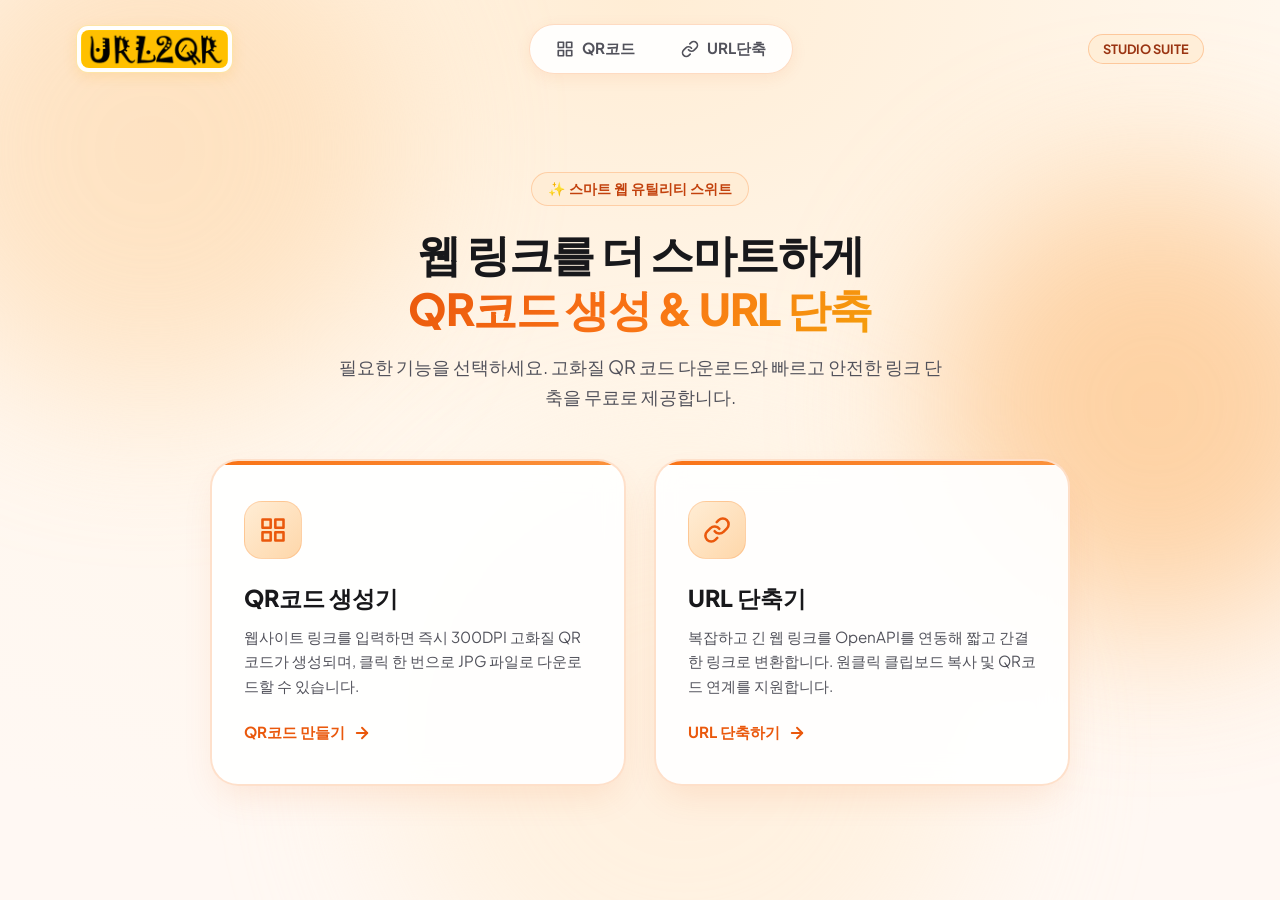
<file: index.html>
<!DOCTYPE html>
<html lang="ko">
<head>
  <meta charset="UTF-8">
  <meta name="viewport" content="width=device-width, initial-scale=1.0">
  <title>QR & URL Studio - QR코드 생성 및 URL 단축 통합 서비스</title>
  <meta name="description" content="고화질 QR코드 생성과 무료 OpenAPI URL 단축 기능을 제공하는 통합 웹 애플리케이션">
  <link rel="preconnect" href="https://fonts.googleapis.com">
  <link rel="preconnect" href="https://fonts.gstatic.com" crossorigin>
  <link href="https://fonts.googleapis.com/css2?family=Plus+Jakarta+Sans:wght@400;500;600;700;800&family=Pretendard:wght@400;500;600;700;800&display=swap" rel="stylesheet">
  <style>
    :root {
      --primary: #f97316;
      --primary-hover: #ea580c;
      --bg-main: #fff8f3;
      --text-main: #18181b;
      --text-secondary: #52525b;
      --font-family: 'Pretendard', 'Plus Jakarta Sans', -apple-system, BlinkMacSystemFont, "Segoe UI", Roboto, sans-serif;
    }
    *, *::before, *::after {
      box-sizing: border-box;
      margin: 0;
      padding: 0;
    }
    body {
      font-family: var(--font-family);
      background-color: var(--bg-main);
      color: var(--text-main);
      min-height: 100vh;
      display: flex;
      flex-direction: column;
      position: relative;
      overflow-x: hidden;
    }
    /* Animated Aurora Background */
    .bg-mesh {
      position: fixed;
      inset: 0;
      z-index: 0;
      pointer-events: none;
      background: radial-gradient(100% 100% at 50% 0%, #ffedd5 0%, #fff7ed 50%, #fff8f3 100%);
    }
    .orb {
      position: absolute;
      border-radius: 50%;
      filter: blur(80px);
      opacity: 0.6;
    }
    .orb-1 { width: 500px; height: 500px; top: -100px; left: -100px; background: #fed7aa; }
    .orb-2 { width: 450px; height: 450px; top: 20%; right: -100px; background: #fdba74; }
    .orb-3 { width: 600px; height: 600px; bottom: -150px; left: 30%; background: #ffedd5; }
    
    header {
      position: relative;
      z-index: 10;
      padding: 24px 36px;
      display: flex;
      align-items: center;
      justify-content: space-between;
      max-width: 1200px;
      margin: 0 auto;
      width: 100%;
    }
    .brand-logo {
      display: inline-flex;
      align-items: center;
      text-decoration: none;
      padding: 4px;
      border-radius: 12px;
      background: #ffffff;
      border: 1px solid rgba(251, 191, 36, 0.4);
      box-shadow: 0 4px 14px rgba(245, 158, 11, 0.15);
    }
    .brand-logo img {
      height: 38px;
      border-radius: 8px;
    }
    .nav-tab-group {
      display: inline-flex;
      align-items: center;
      gap: 6px;
      background: rgba(255, 255, 255, 0.92);
      padding: 5px 6px;
      border-radius: 9999px;
      border: 1.5px solid rgba(249, 115, 22, 0.25);
      box-shadow: 0 4px 16px rgba(234, 88, 12, 0.08);
      backdrop-filter: blur(12px);
    }
    .nav-tab {
      display: inline-flex;
      align-items: center;
      gap: 8px;
      padding: 8px 20px;
      border-radius: 9999px;
      font-size: 0.95rem;
      font-weight: 700;
      text-decoration: none;
      color: var(--text-secondary);
      transition: all 0.2s ease;
    }
    .nav-tab:hover {
      color: var(--text-main);
      background: rgba(254, 215, 170, 0.4);
      transform: translateY(-1px);
    }
    .nav-tab.active {
      color: #ffffff;
      background: linear-gradient(135deg, #f97316 0%, #ea580c 100%);
      box-shadow: 0 4px 14px rgba(234, 88, 12, 0.32);
    }
    .badge-tag {
      font-size: 0.8rem;
      font-weight: 700;
      color: #9a3412;
      background: rgba(255, 237, 213, 0.88);
      border: 1.5px solid rgba(249, 115, 22, 0.30);
      padding: 6px 14px;
      border-radius: 9999px;
    }

    main {
      position: relative;
      z-index: 10;
      flex: 1;
      max-width: 1100px;
      margin: 0 auto;
      padding: 40px 24px 80px;
      display: flex;
      flex-direction: column;
      align-items: center;
      justify-content: center;
      text-align: center;
      width: 100%;
    }
    .hero-badge {
      display: inline-flex;
      align-items: center;
      gap: 8px;
      padding: 6px 16px;
      border-radius: 9999px;
      background: rgba(255, 237, 213, 0.9);
      border: 1px solid rgba(249, 115, 22, 0.25);
      color: #c2410c;
      font-size: 0.88rem;
      font-weight: 700;
      margin-bottom: 20px;
    }
    h1 {
      font-size: 2.75rem;
      font-weight: 800;
      letter-spacing: -0.03em;
      margin-bottom: 16px;
      line-height: 1.25;
    }
    .highlight {
      background: linear-gradient(135deg, #ea580c 0%, #f97316 50%, #f59e0b 100%);
      -webkit-background-clip: text;
      -webkit-text-fill-color: transparent;
    }
    p.subtitle {
      font-size: 1.15rem;
      color: var(--text-secondary);
      max-width: 620px;
      margin-bottom: 48px;
      line-height: 1.6;
    }
    .card-grid {
      display: grid;
      grid-template-columns: repeat(auto-fit, minmax(320px, 1fr));
      gap: 28px;
      width: 100%;
      max-width: 860px;
    }
    .service-card {
      background: rgba(255, 255, 255, 0.92);
      border: 2px solid rgba(249, 115, 22, 0.22);
      border-radius: 28px;
      padding: 40px 32px;
      text-align: left;
      text-decoration: none;
      color: inherit;
      box-shadow: 0 16px 36px -8px rgba(234, 88, 12, 0.12);
      backdrop-filter: blur(14px);
      transition: all 0.3s cubic-bezier(0.16, 1, 0.3, 1);
      position: relative;
      overflow: hidden;
      display: flex;
      flex-direction: column;
    }
    .service-card:hover {
      transform: translateY(-6px);
      border-color: var(--primary);
      box-shadow: 0 24px 48px -10px rgba(234, 88, 12, 0.22), 0 0 30px rgba(251, 146, 60, 0.25);
    }
    .service-card::before {
      content: "";
      position: absolute;
      top: 0;
      left: 0;
      right: 0;
      height: 4px;
      background: linear-gradient(90deg, #f97316, #fb923c);
    }
    .card-icon-box {
      width: 58px;
      height: 58px;
      border-radius: 18px;
      background: linear-gradient(135deg, #ffedd5 0%, #fed7aa 100%);
      display: flex;
      align-items: center;
      justify-content: center;
      color: #ea580c;
      margin-bottom: 24px;
      border: 1px solid rgba(249, 115, 22, 0.2);
    }
    .card-icon-box svg {
      width: 28px;
      height: 28px;
    }
    .service-card h2 {
      font-size: 1.45rem;
      font-weight: 800;
      margin-bottom: 10px;
    }
    .service-card p {
      font-size: 0.95rem;
      color: var(--text-secondary);
      line-height: 1.6;
      margin-bottom: 24px;
      flex: 1;
    }
    .card-action-btn {
      display: inline-flex;
      align-items: center;
      gap: 8px;
      font-weight: 700;
      font-size: 0.95rem;
      color: #ea580c;
    }
    .card-action-btn svg {
      width: 18px;
      height: 18px;
      transition: transform 0.2s ease;
    }
    .service-card:hover .card-action-btn svg {
      transform: translateX(4px);
    }
    @media (max-width: 640px) {
      header { padding: 16px; flex-wrap: wrap; gap: 12px; justify-content: center; }
      h1 { font-size: 2rem; }
      .card-grid { grid-template-columns: 1fr; }
    }
  </style>
</head>
<body>
  <div class="bg-mesh" aria-hidden="true">
    <div class="orb orb-1"></div>
    <div class="orb orb-2"></div>
    <div class="orb orb-3"></div>
  </div>

  <header>
    <a href="index.html" class="brand-logo" title="홈으로">
      <img src="url2qr/img/logo.png" alt="QR & URL Studio 로고">
    </a>
    <nav class="nav-tab-group" aria-label="메인 메뉴">
      <a href="url2qr/index.html" class="nav-tab" id="navQrBtn">
        <svg width="18" height="18" viewBox="0 0 24 24" fill="none" stroke="currentColor" stroke-width="2.2" stroke-linecap="round" stroke-linejoin="round">
          <rect x="3" y="3" width="7" height="7"></rect>
          <rect x="14" y="3" width="7" height="7"></rect>
          <rect x="14" y="14" width="7" height="7"></rect>
          <rect x="3" y="14" width="7" height="7"></rect>
        </svg>
        <span>QR코드</span>
      </a>
      <a href="urlshort/index.html" class="nav-tab" id="navShortBtn">
        <svg width="18" height="18" viewBox="0 0 24 24" fill="none" stroke="currentColor" stroke-width="2.2" stroke-linecap="round" stroke-linejoin="round">
          <path d="M10 13a5 5 0 0 0 7.54.54l3-3a5 5 0 0 0-7.07-7.07l-1.72 1.71"></path>
          <path d="M14 11a5 5 0 0 0-7.54-.54l-3 3a5 5 0 0 0 7.07 7.07l1.71-1.71"></path>
        </svg>
        <span>URL단축</span>
      </a>
    </nav>
    <span class="badge-tag">STUDIO SUITE</span>
  </header>

  <main>
    <div class="hero-badge">
      <span>✨ 스마트 웹 유틸리티 스위트</span>
    </div>
    <h1>웹 링크를 더 스마트하게<br><span class="highlight">QR코드 생성 &amp; URL 단축</span></h1>
    <p class="subtitle">필요한 기능을 선택하세요. 고화질 QR 코드 다운로드와 빠르고 안전한 링크 단축을 무료로 제공합니다.</p>

    <div class="card-grid">
      <!-- 1. QR코드 생성기 카드 -->
      <a href="url2qr/index.html" class="service-card" id="cardUrl2qr">
        <div class="card-icon-box">
          <svg viewBox="0 0 24 24" fill="none" stroke="currentColor" stroke-width="2.2" stroke-linecap="round" stroke-linejoin="round">
            <rect x="3" y="3" width="7" height="7"></rect>
            <rect x="14" y="3" width="7" height="7"></rect>
            <rect x="14" y="14" width="7" height="7"></rect>
            <rect x="3" y="14" width="7" height="7"></rect>
          </svg>
        </div>
        <h2>QR코드 생성기</h2>
        <p>웹사이트 링크를 입력하면 즉시 300DPI 고화질 QR코드가 생성되며, 클릭 한 번으로 JPG 파일로 다운로드할 수 있습니다.</p>
        <span class="card-action-btn">
          <span>QR코드 만들기</span>
          <svg viewBox="0 0 24 24" fill="none" stroke="currentColor" stroke-width="2.5" stroke-linecap="round" stroke-linejoin="round">
            <line x1="5" y1="12" x2="19" y2="12"></line>
            <polyline points="12 5 19 12 12 19"></polyline>
          </svg>
        </span>
      </a>

      <!-- 2. URL 단축기 카드 -->
      <a href="urlshort/index.html" class="service-card" id="cardUrlShort">
        <div class="card-icon-box">
          <svg viewBox="0 0 24 24" fill="none" stroke="currentColor" stroke-width="2.2" stroke-linecap="round" stroke-linejoin="round">
            <path d="M10 13a5 5 0 0 0 7.54.54l3-3a5 5 0 0 0-7.07-7.07l-1.72 1.71"></path>
            <path d="M14 11a5 5 0 0 0-7.54-.54l-3 3a5 5 0 0 0 7.07 7.07l1.71-1.71"></path>
          </svg>
        </div>
        <h2>URL 단축기</h2>
        <p>복잡하고 긴 웹 링크를 OpenAPI를 연동해 짧고 간결한 링크로 변환합니다. 원클릭 클립보드 복사 및 QR코드 연계를 지원합니다.</p>
        <span class="card-action-btn">
          <span>URL 단축하기</span>
          <svg viewBox="0 0 24 24" fill="none" stroke="currentColor" stroke-width="2.5" stroke-linecap="round" stroke-linejoin="round">
            <line x1="5" y1="12" x2="19" y2="12"></line>
            <polyline points="12 5 19 12 12 19"></polyline>
          </svg>
        </span>
      </a>
    </div>
  </main>
</body>
</html>
</file>
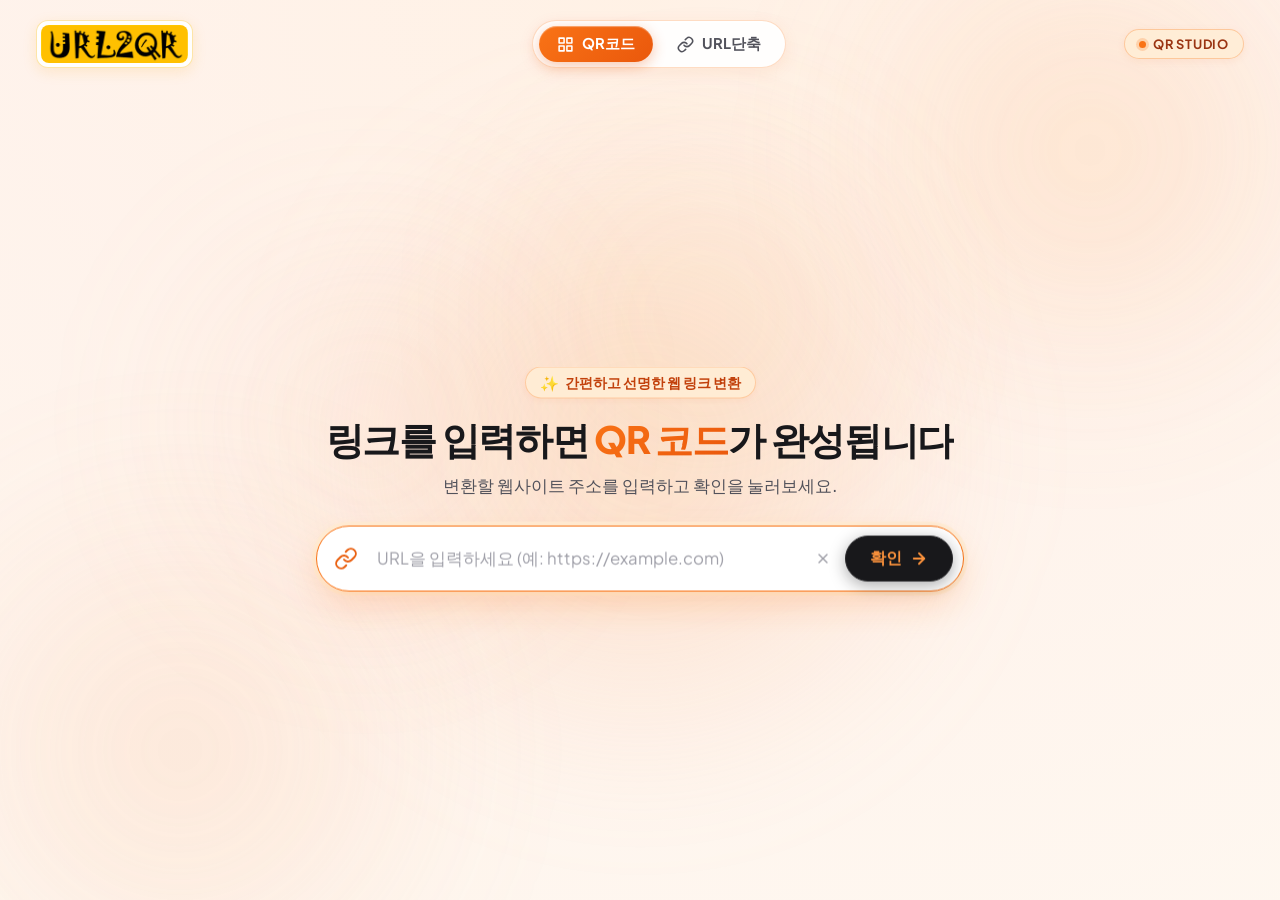
<file: url2qr/index.html>
<!DOCTYPE html>
<html lang="ko">
<head>
  <meta charset="UTF-8">
  <meta name="viewport" content="width=device-width, initial-scale=1.0">
  <title>URL2QR - 간편하고 빠른 고화질 QR 코드 생성기</title>
  <meta name="description" content="URL을 입력하면 즉시 고화질 QR코드가 생성되고 클릭 한 번으로 JPG 파일로 다운로드할 수 있는 웹 서비스">
  <link rel="preconnect" href="https://fonts.googleapis.com">
  <link rel="preconnect" href="https://fonts.gstatic.com" crossorigin>
  <link href="https://fonts.googleapis.com/css2?family=Plus+Jakarta+Sans:wght@400;500;600;700;800&family=Pretendard:wght@400;500;600;700;800&display=swap" rel="stylesheet">
  <link rel="stylesheet" href="css/style.css">
</head>
<body class="app-body">
  <!-- 마우스 인터랙티브 배경 그라데이션 메시 -->
  <div class="bg-gradient-mesh" id="bgGradientMesh" aria-hidden="true">
    <!-- 마우스 커서를 따라다니며 색상이 부드럽게 변하는 오로라 하이라이트 -->
    <div class="cursor-glow-follower" id="cursorGlowFollower"></div>
    <div class="glow-sphere glow-1" id="glowSphere1"></div>
    <div class="glow-sphere glow-2" id="glowSphere2"></div>
    <div class="glow-sphere glow-3" id="glowSphere3"></div>
    <div class="glow-sphere glow-4" id="glowSphere4"></div>
  </div>

  <!-- 상단 헤더 (좌측 로고, 중앙 탭 내비게이션, 우측 뱃지) -->
  <header class="app-header" id="appHeader">
    <div class="header-container">
      <a href="index.html" class="brand-logo" id="brandLogo" title="처음으로 돌아가기">
        <img src="img/logo.png" alt="URL2QR 로고" class="logo-image" id="logoImg">
      </a>
      
      <!-- 기능 전환 네비게이션 탭 (QR코드 <-> URL단축) -->
      <nav class="nav-tab-group" aria-label="메인 서비스 메뉴">
        <a href="index.html" class="nav-tab active" id="navQrBtn" aria-current="page" title="QR 코드 생성기">
          <svg class="nav-tab-icon" viewBox="0 0 24 24" fill="none" stroke="currentColor" stroke-width="2.2" stroke-linecap="round" stroke-linejoin="round">
            <rect x="3" y="3" width="7" height="7"></rect>
            <rect x="14" y="3" width="7" height="7"></rect>
            <rect x="14" y="14" width="7" height="7"></rect>
            <rect x="3" y="14" width="7" height="7"></rect>
          </svg>
          <span>QR코드</span>
        </a>
        <a href="../urlshort/index.html" class="nav-tab" id="navShortBtn" title="URL 단축 서비스">
          <svg class="nav-tab-icon" viewBox="0 0 24 24" fill="none" stroke="currentColor" stroke-width="2.2" stroke-linecap="round" stroke-linejoin="round">
            <path d="M10 13a5 5 0 0 0 7.54.54l3-3a5 5 0 0 0-7.07-7.07l-1.72 1.71"></path>
            <path d="M14 11a5 5 0 0 0-7.54-.54l-3 3a5 5 0 0 0 7.07 7.07l1.71-1.71"></path>
          </svg>
          <span>URL단축</span>
        </a>
      </nav>

      <div class="header-actions">
        <span class="badge-tag">
          <span class="badge-dot"></span>
          <span>QR STUDIO</span>
        </span>
      </div>
    </div>
  </header>

  <!-- 메인 뷰포트 컨테이너 -->
  <main class="main-stage" id="mainStage">
    
    <!-- 중앙 QR 코드 디스플레이 영역 (초기에는 숨김 / 생성 후 정중앙에 표시) -->
    <section class="qr-result-section" id="qrResultSection" aria-live="polite" hidden>
      <div class="qr-card-wrapper" id="qrCardWrapper">
        <div class="qr-card" id="qrCard" role="button" tabindex="0" title="클릭하여 JPG 파일로 다운로드" aria-label="생성된 QR 코드. 클릭하면 JPG 이미지로 다운로드됩니다.">
          
          <!-- 상단 카드 칩/안내 -->
          <div class="qr-card-header">
            <span class="qr-status-dot"></span>
            <span class="qr-card-title">QR 코드 생성 완료</span>
            <span class="qr-card-format-badge">JPG 300DPI</span>
          </div>

          <!-- QR 코드 렌더링 캔버스 컨테이너 -->
          <div class="qr-code-box" id="qrCodeBox">
            <div id="qrcode" class="qrcode-render-target"></div>
            
            <!-- 마우스 호버 시 다운로드 오버레이 -->
            <div class="qr-hover-overlay" id="qrHoverOverlay" aria-hidden="true">
              <div class="overlay-content">
                <div class="overlay-icon-circle">
                  <svg class="download-icon" viewBox="0 0 24 24" fill="none" stroke="currentColor" stroke-width="2.5" stroke-linecap="round" stroke-linejoin="round">
                    <path d="M21 15v4a2 2 0 0 1-2 2H5a2 2 0 0 1-2-2v-4"></path>
                    <polyline points="7 10 12 15 17 10"></polyline>
                    <line x1="12" y1="15" x2="12" y2="3"></line>
                  </svg>
                </div>
                <span class="overlay-text">클릭하여 JPG 다운로드</span>
              </div>
            </div>
          </div>

          <!-- 카드 하단 정보 및 다운로드 안내 -->
          <div class="qr-card-footer">
            <div class="url-preview-row">
              <svg class="preview-link-icon" viewBox="0 0 24 24" fill="none" stroke="currentColor" stroke-width="2" stroke-linecap="round" stroke-linejoin="round">
                <path d="M10 13a5 5 0 0 0 7.54.54l3-3a5 5 0 0 0-7.07-7.07l-1.72 1.71"></path>
                <path d="M14 11a5 5 0 0 0-7.54-.54l-3 3a5 5 0 0 0 7.07 7.07l1.71-1.71"></path>
              </svg>
              <span class="url-display-text" id="urlDisplayText">-</span>
            </div>
            <p class="click-hint">
              <svg class="hint-icon" viewBox="0 0 24 24" fill="none" stroke="currentColor" stroke-width="2" stroke-linecap="round" stroke-linejoin="round">
                <circle cx="12" cy="12" r="10"></circle>
                <line x1="12" y1="16" x2="12" y2="12"></line>
                <line x1="12" y1="8" x2="12.01" y2="8"></line>
              </svg>
              QR코드를 클릭하면 JPG 파일이 다운로드됩니다
            </p>
          </div>
        </div>

        <!-- 카드 보조 액션 버튼들 (링크 복사, 새 QR코드 생성) -->
        <div class="qr-actions-row">
          <button type="button" class="action-btn copy-btn" id="copyUrlBtn" title="URL 클립보드 복사">
            <svg class="btn-icon" viewBox="0 0 24 24" fill="none" stroke="currentColor" stroke-width="2" stroke-linecap="round" stroke-linejoin="round">
              <rect x="9" y="9" width="13" height="13" rx="2" ry="2"></rect>
              <path d="M5 15H4a2 2 0 0 1-2-2V4a2 2 0 0 1 2-2h9a2 2 0 0 1 2 2v1"></path>
            </svg>
            <span>URL 복사</span>
          </button>
          <button type="button" class="action-btn download-direct-btn" id="directDownloadBtn" title="JPG 파일 다운로드">
            <svg class="btn-icon" viewBox="0 0 24 24" fill="none" stroke="currentColor" stroke-width="2" stroke-linecap="round" stroke-linejoin="round">
              <path d="M21 15v4a2 2 0 0 1-2 2H5a2 2 0 0 1-2-2v-4"></path>
              <polyline points="7 10 12 15 17 10"></polyline>
              <line x1="12" y1="15" x2="12" y2="3"></line>
            </svg>
            <span>JPG 다운로드</span>
          </button>
        </div>
      </div>
    </section>

    <!-- URL 입력 패널 (처음에는 중앙, 확인 후 하단으로 애니메이션 이동) -->
    <section class="url-input-section" id="urlInputSection">
      <div class="input-panel-wrapper" id="inputPanelWrapper">
        
        <!-- 중앙 위치일 때 보여줄 히어로 타이틀 (하단 이동 시 자연스럽게 축소/숨김) -->
        <div class="hero-intro" id="heroIntro">
          <div class="hero-badge">
            <span class="sparkle-icon">✨</span>
            <span>간편하고 선명한 웹 링크 변환</span>
          </div>
          <h1 class="hero-title">링크를 입력하면 <span class="highlight-text">QR 코드</span>가 완성됩니다</h1>
          <p class="hero-subtitle">변환할 웹사이트 주소를 입력하고 확인을 눌러보세요.</p>
        </div>

        <!-- URL 입력 폼 카드 -->
        <form class="url-form" id="urlForm" autocomplete="off" onsubmit="return false;">
          <div class="input-capsule" id="inputCapsule">
            <div class="input-icon-box" aria-hidden="true">
              <svg class="link-svg" viewBox="0 0 24 24" fill="none" stroke="currentColor" stroke-width="2" stroke-linecap="round" stroke-linejoin="round">
                <path d="M10 13a5 5 0 0 0 7.54.54l3-3a5 5 0 0 0-7.07-7.07l-1.72 1.71"></path>
                <path d="M14 11a5 5 0 0 0-7.54-.54l-3 3a5 5 0 0 0 7.07 7.07l1.71-1.71"></path>
              </svg>
            </div>
            
            <input 
              type="text" 
              id="urlInput" 
              class="url-input" 
              placeholder="URL을 입력하세요 (예: https://example.com)" 
              aria-label="QR 코드로 생성할 URL 입력"
              required
              spellcheck="false"
            />

            <!-- 입력 내용 지우기 버튼 -->
            <button type="button" class="clear-input-btn" id="clearInputBtn" aria-label="입력 내용 지우기" hidden>
              <svg viewBox="0 0 24 24" fill="none" stroke="currentColor" stroke-width="2" stroke-linecap="round" stroke-linejoin="round">
                <line x1="18" y1="6" x2="6" y2="18"></line>
                <line x1="6" y1="6" x2="18" y2="18"></line>
              </svg>
            </button>

            <!-- 확인/생성 버튼 -->
            <button type="submit" class="submit-btn" id="submitBtn">
              <span class="btn-text">확인</span>
              <svg class="submit-arrow-icon" viewBox="0 0 24 24" fill="none" stroke="currentColor" stroke-width="2.5" stroke-linecap="round" stroke-linejoin="round">
                <line x1="5" y1="12" x2="19" y2="12"></line>
                <polyline points="12 5 19 12 12 19"></polyline>
              </svg>
            </button>
          </div>

          <!-- 에러 또는 안내 메시지 -->
          <div class="form-feedback" id="formFeedback" role="alert" aria-live="polite"></div>
        </form>

        <!-- 하단 위치로 내려갔을 때의 미니 컨트롤 (다시 처음으로) -->
        <div class="dock-extras" id="dockExtras">
          <button type="button" class="reset-link-btn" id="resetBtn" title="새로운 QR 코드 만들기">
            <svg viewBox="0 0 24 24" fill="none" stroke="currentColor" stroke-width="2" stroke-linecap="round" stroke-linejoin="round">
              <polyline points="1 4 1 10 7 10"></polyline>
              <path d="M3.51 15a9 9 0 1 0 2.13-9.36L1 10"></path>
            </svg>
            <span>새로 만들기</span>
          </button>
        </div>

      </div>
    </section>

  </main>

  <!-- 토스트 알림 메시지 (다운로드 완료, 복사 완료 등) -->
  <div class="toast-container" id="toastContainer" aria-live="assertive"></div>

  <!-- QR코드 라이브러리 및 앱 스크립트 로드 -->
  <script src="js/qrcode.min.js"></script>
  <script src="js/app.js"></script>
</body>
</html>
</file>
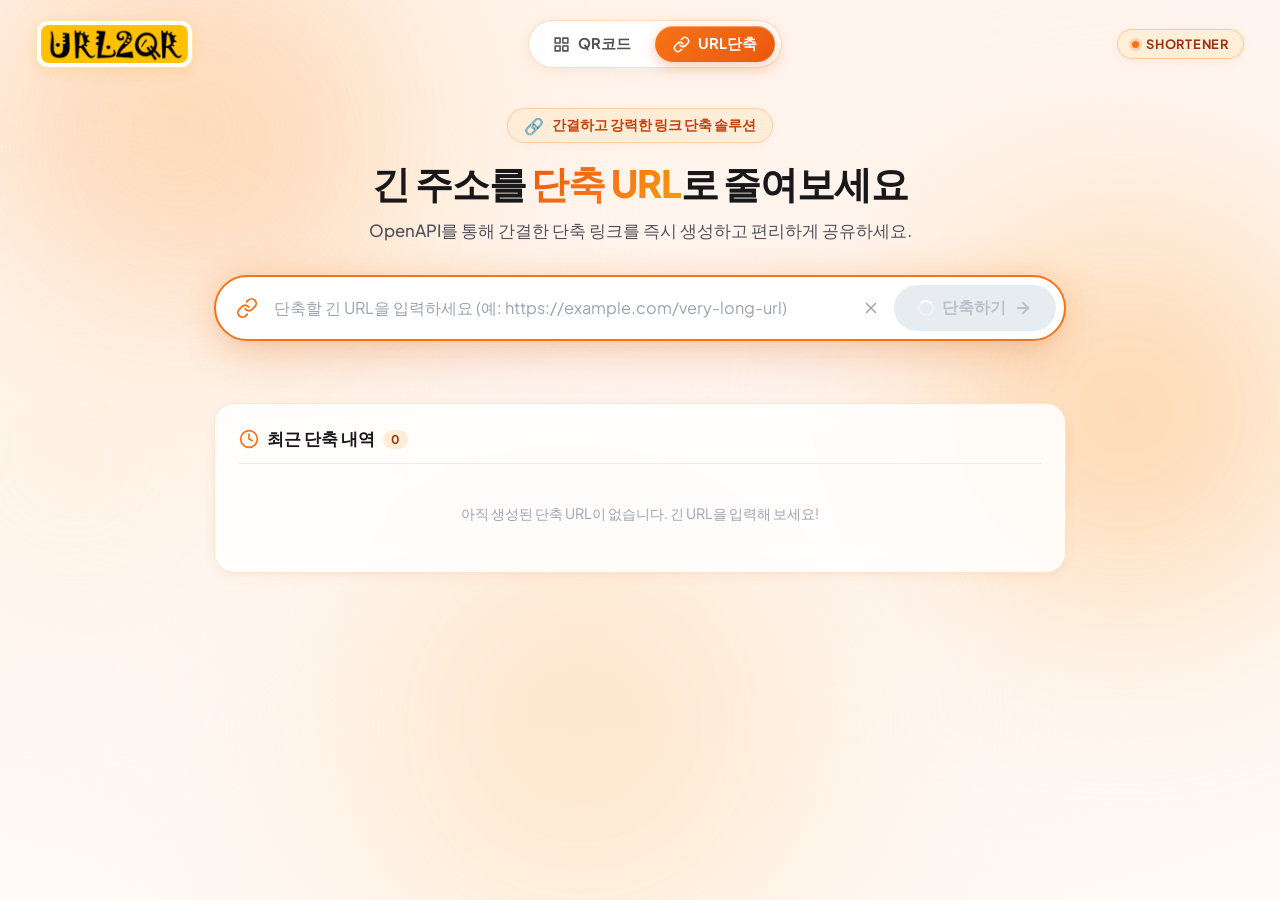
<file: urlshort/index.html>
<!DOCTYPE html>
<html lang="ko">
<head>
  <meta charset="UTF-8">
  <meta name="viewport" content="width=device-width, initial-scale=1.0">
  <title>URL Shortener - 빠르고 안전한 무료 링크 단축 서비스</title>
  <meta name="description" content="긴 URL을 짧고 간결한 링크로 즉시 변환하는 무료 URL 단축 서비스. OpenAPI를 연동하여 안전하고 빠른 단축 URL과 원클릭 복사, QR코드 연동을 제공합니다.">
  <link rel="preconnect" href="https://fonts.googleapis.com">
  <link rel="preconnect" href="https://fonts.gstatic.com" crossorigin>
  <link href="https://fonts.googleapis.com/css2?family=Plus+Jakarta+Sans:wght@400;500;600;700;800&family=Pretendard:wght@400;500;600;700;800&display=swap" rel="stylesheet">
  <link rel="stylesheet" href="style.css">
</head>
<body class="app-body">
  <!-- 마우스 인터랙티브 배경 그라데이션 메시 -->
  <div class="bg-gradient-mesh" id="bgGradientMesh" aria-hidden="true">
    <div class="cursor-glow-follower" id="cursorGlowFollower"></div>
    <div class="glow-sphere glow-1" id="glowSphere1"></div>
    <div class="glow-sphere glow-2" id="glowSphere2"></div>
    <div class="glow-sphere glow-3" id="glowSphere3"></div>
    <div class="glow-sphere glow-4" id="glowSphere4"></div>
  </div>

  <!-- 상단 헤더 (좌측 로고, 중앙 탭 내비게이션, 우측 뱃지) -->
  <header class="app-header" id="appHeader">
    <div class="header-container">
      <a href="index.html" class="brand-logo" id="brandLogo" title="처음으로 돌아가기">
        <img src="img/logo.png" alt="URL Shortener 로고" class="logo-image" id="logoImg">
      </a>
      
      <!-- 기능 전환 네비게이션 탭 (QR코드 <-> URL단축) -->
      <nav class="nav-tab-group" aria-label="메인 서비스 메뉴">
        <a href="../url2qr/index.html" class="nav-tab" id="navQrBtn" title="QR 코드 생성기로 이동">
          <svg class="nav-tab-icon" viewBox="0 0 24 24" fill="none" stroke="currentColor" stroke-width="2.2" stroke-linecap="round" stroke-linejoin="round">
            <rect x="3" y="3" width="7" height="7"></rect>
            <rect x="14" y="3" width="7" height="7"></rect>
            <rect x="14" y="14" width="7" height="7"></rect>
            <rect x="3" y="14" width="7" height="7"></rect>
          </svg>
          <span>QR코드</span>
        </a>
        <a href="index.html" class="nav-tab active" id="navShortBtn" aria-current="page" title="URL 단축 서비스">
          <svg class="nav-tab-icon" viewBox="0 0 24 24" fill="none" stroke="currentColor" stroke-width="2.2" stroke-linecap="round" stroke-linejoin="round">
            <path d="M10 13a5 5 0 0 0 7.54.54l3-3a5 5 0 0 0-7.07-7.07l-1.72 1.71"></path>
            <path d="M14 11a5 5 0 0 0-7.54-.54l-3 3a5 5 0 0 0 7.07 7.07l1.71-1.71"></path>
          </svg>
          <span>URL단축</span>
        </a>
      </nav>

      <div class="header-actions">
        <span class="badge-tag">
          <span class="badge-dot"></span>
          <span>SHORTENER</span>
        </span>
      </div>
    </div>
  </header>

  <!-- 메인 스테이지 영역 -->
  <main class="main-stage" id="mainStage">
    
    <!-- 히어로 인트로 섹션 -->
    <div class="hero-intro" id="heroIntro">
      <div class="hero-badge">
        <span class="sparkle-icon">🔗</span>
        <span>간결하고 강력한 링크 단축 솔루션</span>
      </div>
      <h1 class="hero-title">긴 주소를 <span class="highlight-text">단축 URL</span>로 줄여보세요</h1>
      <p class="hero-subtitle">OpenAPI를 통해 간결한 단축 링크를 즉시 생성하고 편리하게 공유하세요.</p>
    </div>

    <!-- URL 입력 폼 카드 섹션 (요구사항 3-1, 3-2, 3-3) -->
    <section class="url-input-section" id="urlInputSection">
      <div class="input-panel-wrapper">
        <form class="url-form" id="urlForm" autocomplete="off" onsubmit="return false;">
          <div class="input-capsule" id="inputCapsule">
            <div class="input-icon-box" aria-hidden="true">
              <svg class="link-svg" viewBox="0 0 24 24" fill="none" stroke="currentColor" stroke-width="2" stroke-linecap="round" stroke-linejoin="round">
                <path d="M10 13a5 5 0 0 0 7.54.54l3-3a5 5 0 0 0-7.07-7.07l-1.72 1.71"></path>
                <path d="M14 11a5 5 0 0 0-7.54-.54l-3 3a5 5 0 0 0 7.07 7.07l1.71-1.71"></path>
              </svg>
            </div>
            
            <!-- 요구사항 3-1: URL 입력창 -->
            <input 
              type="url" 
              id="urlInput" 
              class="url-input" 
              placeholder="단축할 긴 URL을 입력하세요 (예: https://example.com/very-long-url)" 
              aria-label="단축할 긴 URL 입력"
              required
              spellcheck="false"
            />

            <!-- 입력 내용 지우기 버튼 -->
            <button type="button" class="clear-input-btn" id="clearInputBtn" aria-label="입력 내용 지우기" hidden>
              <svg viewBox="0 0 24 24" fill="none" stroke="currentColor" stroke-width="2" stroke-linecap="round" stroke-linejoin="round">
                <line x1="18" y1="6" x2="6" y2="18"></line>
                <line x1="6" y1="6" x2="18" y2="18"></line>
              </svg>
            </button>

            <!-- 요구사항 3-1, 3-2: 단축하기 버튼 (입력 필드가 비어 있으면 disabled) -->
            <button type="submit" class="submit-btn" id="shortenBtn" disabled title="단축할 URL을 입력해주세요">
              <span class="btn-spinner" id="btnSpinner" aria-hidden="true" hidden></span>
              <span class="btn-text" id="btnText">단축하기</span>
              <svg class="submit-arrow-icon" id="btnIcon" viewBox="0 0 24 24" fill="none" stroke="currentColor" stroke-width="2.5" stroke-linecap="round" stroke-linejoin="round">
                <line x1="5" y1="12" x2="19" y2="12"></line>
                <polyline points="12 5 19 12 12 19"></polyline>
              </svg>
            </button>
          </div>

          <!-- 상태 알림 및 유효성 검사 피드백 메시지 -->
          <div class="form-feedback" id="formFeedback" role="alert" aria-live="polite"></div>
        </form>
      </div>
    </section>

    <!-- 결과 디스플레이 카드 섹션 (요구사항 3-1, 3-3, 3-4) -->
    <section class="result-section" id="resultSection" aria-live="polite" hidden>
      <div class="result-card-wrapper">
        <div class="result-card" id="resultCard">
          
          <!-- 카드 헤더 -->
          <div class="result-card-header">
            <div class="result-status-badge">
              <span class="status-dot"></span>
              <span>단축 완료</span>
            </div>
            <span class="api-service-tag">OpenAPI via is.gd</span>
          </div>

          <!-- 원본 URL 정보 미리보기 -->
          <div class="original-url-box">
            <span class="box-label">원본 URL</span>
            <p class="original-url-text" id="originalUrlText">-</p>
          </div>

          <!-- 요구사항 3-1: 읽기 전용 출력 상자 & 복사 버튼 그룹 -->
          <div class="short-url-container">
            <label for="resultUrlInput" class="box-label">단축된 URL</label>
            <div class="result-input-group">
              <div class="readonly-input-wrapper">
                <svg class="link-result-icon" viewBox="0 0 24 24" fill="none" stroke="currentColor" stroke-width="2" stroke-linecap="round" stroke-linejoin="round">
                  <path d="M10 13a5 5 0 0 0 7.54.54l3-3a5 5 0 0 0-7.07-7.07l-1.72 1.71"></path>
                  <path d="M14 11a5 5 0 0 0-7.54-.54l-3 3a5 5 0 0 0 7.07 7.07l1.71-1.71"></path>
                </svg>
                <!-- 요구사항 3-1, 3-3: 읽기 전용 출력 상자 -->
                <input 
                  type="text" 
                  id="resultUrlInput" 
                  class="result-url-input" 
                  readonly 
                  placeholder="단축된 URL이 여기에 표시됩니다"
                  aria-label="단축된 URL 결과 (읽기 전용)"
                />
                <span class="readonly-badge">읽기 전용</span>
              </div>

              <!-- 요구사항 3-4: 복사 버튼 (클릭 시 자동 복사 및 '복사하였습니다' 알림) -->
              <button type="button" class="action-btn copy-btn" id="copyBtn" title="단축 URL 클립보드 복사">
                <svg class="btn-icon" viewBox="0 0 24 24" fill="none" stroke="currentColor" stroke-width="2.2" stroke-linecap="round" stroke-linejoin="round">
                  <rect x="9" y="9" width="13" height="13" rx="2" ry="2"></rect>
                  <path d="M5 15H4a2 2 0 0 1-2-2V4a2 2 0 0 1 2-2h9a2 2 0 0 1 2 2v1"></path>
                </svg>
                <span>복사</span>
              </button>
            </div>
          </div>

          <!-- 부가 편의 기능 액션 버튼들 -->
          <div class="secondary-actions-row">
            <!-- 단축 URL 새 창 열기 -->
            <a href="#" target="_blank" rel="noopener noreferrer" class="sub-action-btn" id="openLinkBtn" title="단축된 URL을 새 탭에서 열어 테스트">
              <svg viewBox="0 0 24 24" fill="none" stroke="currentColor" stroke-width="2" stroke-linecap="round" stroke-linejoin="round">
                <path d="M18 13v6a2 2 0 0 1-2 2H5a2 2 0 0 1-2-2V8a2 2 0 0 1 2-2h6"></path>
                <polyline points="15 3 21 3 21 9"></polyline>
                <line x1="10" y1="14" x2="21" y2="3"></line>
              </svg>
              <span>링크 열기</span>
            </a>

            <!-- 이 단축 URL로 QR 코드 생성하기 연계 -->
            <button type="button" class="sub-action-btn qr-link-btn" id="makeQrBtn" title="이 단축 URL로 QR 코드를 생성합니다">
              <svg viewBox="0 0 24 24" fill="none" stroke="currentColor" stroke-width="2" stroke-linecap="round" stroke-linejoin="round">
                <rect x="3" y="3" width="7" height="7"></rect>
                <rect x="14" y="3" width="7" height="7"></rect>
                <rect x="14" y="14" width="7" height="7"></rect>
                <rect x="3" y="14" width="7" height="7"></rect>
              </svg>
              <span>QR코드 만들기</span>
            </button>
          </div>

        </div>
      </div>
    </section>

    <!-- 최근 단축 기록 섹션 -->
    <section class="history-section" id="historySection">
      <div class="history-panel">
        <div class="history-header">
          <div class="history-title-box">
            <svg class="history-icon" viewBox="0 0 24 24" fill="none" stroke="currentColor" stroke-width="2" stroke-linecap="round" stroke-linejoin="round">
              <circle cx="12" cy="12" r="10"></circle>
              <polyline points="12 6 12 12 16 14"></polyline>
            </svg>
            <h2>최근 단축 내역</h2>
            <span class="history-count" id="historyCount">0</span>
          </div>
          <button type="button" class="clear-history-btn" id="clearHistoryBtn" title="내역 모두 지우기" hidden>
            <span>전체 삭제</span>
          </button>
        </div>
        
        <div class="history-list" id="historyList">
          <div class="empty-history" id="emptyHistory">
            <p>아직 생성된 단축 URL이 없습니다. 긴 URL을 입력해 보세요!</p>
          </div>
        </div>
      </div>
    </section>

  </main>

  <!-- 토스트 알림 컨테이너 -->
  <div class="toast-container" id="toastContainer" aria-live="assertive"></div>

  <!-- JavaScript 모듈 로드 -->
  <script src="app.js"></script>
</body>
</html>
</file>
<file: url2qr/css/style.css>
/* ==========================================================================
   URL2QR - Warm Sunshine & Dynamic Interactive Gradient System
   ========================================================================== */

:root {
  /* Dynamic Mouse-driven Reactive Variables (Updated by JS) */
  --mouse-x: 50%;
  --mouse-y: 50%;
  --mouse-x-ratio: 0.5;
  --mouse-y-ratio: 0.5;
  
  --dynamic-hue-1: 22;  /* Pale Orange Pastel */
  --dynamic-hue-2: 18;  /* Soft Peach */
  --dynamic-hue-3: 27;  /* Light Apricot */
  --dynamic-hue-4: 20;  /* Warm Blush Orange */

  /* Palette Tokens - Pale Orange Pastel */
  --logo-yellow: #fbb016;
  --logo-amber: #f97316;
  --logo-gold: #fb923c;
  --logo-black: #18181b;
  --logo-black-soft: #27272a;

  --primary: #f97316;
  --primary-hover: #ea6010;
  --primary-light: #fff7ed;
  --primary-glow: rgba(249, 115, 22, 0.22);
  
  --accent-peach: #fdba74;
  --accent-sunshine: #fed7aa;
  
  /* Pale Orange Pastel Background Base */
  --bg-main: #fff8f3;
  --bg-card: rgba(255, 255, 255, 0.88);
  --bg-card-subtle: #fff1e8;
  
  --text-main: #18181b;
  --text-secondary: #52525b;
  --text-muted: #a1a1aa;
  
  --border-light: rgba(249, 115, 22, 0.22);
  --border-subtle: rgba(229, 231, 235, 0.8);
  --border-focus: #f97316;
  
  /* Premium Soft Pale Orange Shadows */
  --shadow-sm: 0 1px 3px 0 rgba(234, 88, 12, 0.05);
  --shadow-md: 0 4px 12px -2px rgba(234, 88, 12, 0.08), 0 2px 6px -2px rgba(0, 0, 0, 0.04);
  --shadow-lg: 0 12px 28px -4px rgba(234, 88, 12, 0.10), 0 6px 12px -4px rgba(0, 0, 0, 0.04);
  --shadow-xl: 0 24px 48px -10px rgba(194, 65, 12, 0.13), 0 8px 16px -6px rgba(0, 0, 0, 0.05);
  --shadow-glow: 0 0 35px rgba(251, 146, 60, 0.28);

  /* Transitions */
  --ease-spring: cubic-bezier(0.16, 1, 0.3, 1);
  --duration-normal: 0.35s;
  --duration-smooth: 0.65s;

  /* Typography */
  --font-family: 'Pretendard', 'Plus Jakarta Sans', -apple-system, BlinkMacSystemFont, "Segoe UI", Roboto, "Helvetica Neue", Arial, sans-serif;
}

/* Base Reset & Layout */
*, *::before, *::after {
  box-sizing: border-box;
  margin: 0;
  padding: 0;
}

html, body {
  width: 100%;
  height: 100%;
  overflow-x: hidden;
}

body.app-body {
  font-family: var(--font-family);
  background-color: var(--bg-main);
  color: var(--text-main);
  min-height: 100vh;
  position: relative;
  display: flex;
  flex-direction: column;
  -webkit-font-smoothing: antialiased;
  -moz-osx-font-smoothing: grayscale;
}

/* ==========================================================================
   Interactive Background Mesh & Mouse-Driven Dynamic Gradient
   ========================================================================== */

.bg-gradient-mesh {
  position: fixed;
  inset: 0;
  pointer-events: none;
  z-index: 0;
  overflow: hidden;
  background: 
    radial-gradient(120% 120% at 50% 0%, 
      hsl(var(--dynamic-hue-1), 100%, 95%) 0%, 
      hsl(var(--dynamic-hue-2), 95%, 96%) 40%, 
      hsl(var(--dynamic-hue-3), 90%, 97%) 100%);
  transition: background 0.4s ease-out;
}

/* Mouse Follower Spotlight Glow */
.cursor-glow-follower {
  position: absolute;
  top: 0;
  left: 0;
  width: 700px;
  height: 700px;
  border-radius: 50%;
  pointer-events: none;
  transform: translate(calc(var(--mouse-x, 50vw) - 350px), calc(var(--mouse-y, 50vh) - 350px));
  background: radial-gradient(
    circle, 
    hsla(var(--dynamic-hue-1), 90%, 72%, 0.30) 0%, 
    hsla(var(--dynamic-hue-2), 85%, 78%, 0.15) 45%, 
    transparent 70%
  );
  filter: blur(60px);
  will-change: transform;
  transition: transform 0.08s linear;
}

/* Atmospheric Floating Orbs (Responding dynamically to cursor) */
.glow-sphere {
  position: absolute;
  border-radius: 50%;
  filter: blur(90px);
  will-change: transform;
  opacity: 0.75;
}

.glow-1 {
  width: 540px;
  height: 540px;
  top: -120px;
  right: -80px;
  background: radial-gradient(circle, hsla(var(--dynamic-hue-1), 95%, 72%, 0.38) 0%, hsla(var(--dynamic-hue-1), 95%, 72%, 0) 70%);
  animation: floatOrb1 16s ease-in-out infinite alternate;
}

.glow-2 {
  width: 600px;
  height: 600px;
  bottom: -150px;
  left: -120px;
  background: radial-gradient(circle, hsla(var(--dynamic-hue-2), 90%, 74%, 0.32) 0%, hsla(var(--dynamic-hue-2), 90%, 74%, 0) 70%);
  animation: floatOrb2 20s ease-in-out infinite alternate-reverse;
}

.glow-3 {
  width: 450px;
  height: 450px;
  top: 35%;
  left: 55%;
  transform: translate(-50%, -50%);
  background: radial-gradient(circle, hsla(var(--dynamic-hue-3), 88%, 76%, 0.28) 0%, hsla(var(--dynamic-hue-3), 88%, 76%, 0) 70%);
}

.glow-4 {
  width: 480px;
  height: 480px;
  top: 20%;
  left: 10%;
  background: radial-gradient(circle, hsla(var(--dynamic-hue-4), 90%, 80%, 0.24) 0%, transparent 70%);
  animation: floatOrb1 24s ease-in-out infinite alternate;
}

@keyframes floatOrb1 {
  0% { transform: translateY(0) scale(1); }
  50% { transform: translateY(35px) scale(1.08); }
  100% { transform: translateY(-25px) scale(0.96); }
}

@keyframes floatOrb2 {
  0% { transform: translateY(0) scale(1); }
  50% { transform: translateY(-40px) scale(1.06); }
  100% { transform: translateY(30px) scale(0.94); }
}

/* ==========================================================================
   Header (Top-Left Logo with Warm Harmonious Styling)
   ========================================================================== */

.app-header {
  position: relative;
  z-index: 20;
  width: 100%;
  padding: 20px 36px;
}

.header-container {
  max-width: 1300px;
  margin: 0 auto;
  display: flex;
  align-items: center;
  justify-content: space-between;
}

.brand-logo {
  display: inline-flex;
  align-items: center;
  text-decoration: none;
  cursor: pointer;
  padding: 4px;
  border-radius: 12px;
  transition: transform 0.25s ease, filter 0.25s ease, box-shadow 0.25s ease;
  background: #ffffff;
  border: 1px solid rgba(251, 191, 36, 0.4);
  box-shadow: 0 4px 14px rgba(245, 158, 11, 0.15);
}

.brand-logo:hover {
  transform: translateY(-2px) scale(1.02);
  box-shadow: 0 8px 20px rgba(245, 158, 11, 0.25);
}

.brand-logo:focus-visible {
  outline: 2px solid var(--primary);
  outline-offset: 4px;
}

.logo-image {
  height: 38px;
  width: auto;
  object-fit: contain;
  display: block;
  border-radius: 8px;
}

/* Navigation Tabs (QR코드 <-> URL단축) */
.nav-tab-group {
  display: inline-flex;
  align-items: center;
  gap: 6px;
  background: rgba(255, 255, 255, 0.92);
  padding: 5px 6px;
  border-radius: 9999px;
  border: 1.5px solid rgba(249, 115, 22, 0.25);
  box-shadow: 0 4px 16px rgba(234, 88, 12, 0.08), inset 0 1px 2px rgba(255, 255, 255, 0.8);
  backdrop-filter: blur(12px);
}

.nav-tab {
  display: inline-flex;
  align-items: center;
  gap: 8px;
  padding: 8px 18px;
  border-radius: 9999px;
  font-size: 0.92rem;
  font-weight: 700;
  text-decoration: none;
  color: var(--text-secondary);
  transition: all 0.22s var(--ease-spring);
  cursor: pointer;
}

.nav-tab-icon {
  width: 17px;
  height: 17px;
  transition: transform 0.2s ease;
}

.nav-tab:hover {
  color: var(--text-main);
  background: rgba(254, 215, 170, 0.35);
  transform: translateY(-1px);
}

.nav-tab:hover .nav-tab-icon {
  transform: scale(1.1);
}

.nav-tab.active {
  color: #ffffff;
  background: linear-gradient(135deg, #f97316 0%, #ea580c 100%);
  box-shadow: 0 4px 14px rgba(234, 88, 12, 0.32), inset 0 1px 1px rgba(255, 255, 255, 0.4);
}

.badge-tag {
  display: inline-flex;
  align-items: center;
  gap: 7px;
  font-size: 0.8rem;
  font-weight: 700;
  letter-spacing: 0.06em;
  color: #9a3412;
  background: rgba(255, 237, 213, 0.88);
  border: 1.5px solid rgba(249, 115, 22, 0.30);
  padding: 6px 14px;
  border-radius: 9999px;
  backdrop-filter: blur(10px);
  box-shadow: 0 2px 8px rgba(234, 88, 12, 0.08);
}

.badge-dot {
  width: 7px;
  height: 7px;
  border-radius: 50%;
  background-color: var(--primary);
  box-shadow: 0 0 0 3px rgba(249, 115, 22, 0.22);
  animation: pulseAmber 2s infinite;
}

@keyframes pulseAmber {
  0%, 100% { opacity: 1; transform: scale(1); }
  50% { opacity: 0.6; transform: scale(0.9); }
}

/* ==========================================================================
   Main Stage & Positioning Architecture
   ========================================================================== */

.main-stage {
  position: relative;
  z-index: 10;
  flex: 1;
  width: 100%;
  max-width: 1300px;
  margin: 0 auto;
  padding: 0 24px;
  display: flex;
  flex-direction: column;
  justify-content: center;
  align-items: center;
  min-height: calc(100vh - 90px);
}

/* ==========================================================================
   URL Input Section (Center -> Bottom Dock Transition)
   ========================================================================== */

.url-input-section {
  position: absolute;
  top: 50%;
  left: 50%;
  transform: translate(-50%, -50%);
  width: 100%;
  max-width: 680px;
  padding: 0 16px;
  z-index: 25;
  transition: 
    transform var(--duration-smooth) var(--ease-spring),
    top var(--duration-smooth) var(--ease-spring),
    max-width var(--duration-smooth) var(--ease-spring);
  will-change: transform, top;
}

.input-panel-wrapper {
  display: flex;
  flex-direction: column;
  align-items: center;
  width: 100%;
}

/* Hero Intro Typography */
.hero-intro {
  text-align: center;
  margin-bottom: 30px;
  transition: 
    opacity 0.35s ease,
    max-height 0.45s ease,
    margin-bottom 0.4s ease,
    transform 0.35s ease;
  max-height: 220px;
  overflow: hidden;
}

.hero-badge {
  display: inline-flex;
  align-items: center;
  gap: 6px;
  font-size: 0.85rem;
  font-weight: 600;
  color: #c2410c;
  background: rgba(255, 237, 213, 0.92);
  border: 1px solid rgba(249, 115, 22, 0.28);
  padding: 5px 14px;
  border-radius: 9999px;
  margin-bottom: 16px;
  box-shadow: 0 2px 6px rgba(234, 88, 12, 0.06);
}

.sparkle-icon {
  font-size: 0.95rem;
}

.hero-title {
  font-size: 2.35rem;
  font-weight: 800;
  color: var(--text-main);
  letter-spacing: -0.035em;
  line-height: 1.25;
  margin-bottom: 12px;
}

.highlight-text {
  background: linear-gradient(135deg, #f97316 0%, #ea580c 100%);
  -webkit-background-clip: text;
  -webkit-text-fill-color: transparent;
  position: relative;
  display: inline-block;
}

.hero-subtitle {
  font-size: 1.08rem;
  color: var(--text-secondary);
  font-weight: 500;
}

/* Form & Input Capsule with Warm Glassmorphism */
.url-form {
  width: 100%;
}

.input-capsule {
  position: relative;
  display: flex;
  align-items: center;
  background: rgba(255, 255, 255, 0.92);
  border: 1.8px solid rgba(249, 115, 22, 0.35);
  border-radius: 9999px;
  padding: 8px 10px 8px 18px;
  box-shadow: var(--shadow-lg), var(--shadow-glow);
  backdrop-filter: blur(16px);
  transition: 
    border-color 0.25s ease,
    box-shadow 0.25s ease,
    transform 0.2s ease,
    background-color 0.25s ease;
}

.input-capsule:focus-within {
  border-color: var(--primary);
  background: #ffffff;
  box-shadow: 0 16px 36px -4px rgba(249, 115, 22, 0.22), 0 0 0 4px rgba(255, 237, 213, 0.88);
  transform: translateY(-2px);
}

.input-icon-box {
  display: flex;
  align-items: center;
  justify-content: center;
  color: #c2410c;
  margin-right: 12px;
  flex-shrink: 0;
  transition: transform 0.25s ease, color 0.25s ease;
}

.input-capsule:focus-within .input-icon-box {
  color: var(--primary-hover);
  transform: scale(1.08);
}

.link-svg {
  width: 22px;
  height: 22px;
}

.url-input {
  flex: 1;
  min-width: 0;
  height: 48px;
  border: none;
  background: transparent;
  font-family: inherit;
  font-size: 1.05rem;
  font-weight: 500;
  color: var(--text-main);
  outline: none;
  padding: 0 8px;
}

.url-input::placeholder {
  color: var(--text-muted);
  font-weight: 400;
}

/* Clear Input Button */
.clear-input-btn {
  background: none;
  border: none;
  cursor: pointer;
  color: var(--text-muted);
  padding: 8px;
  display: inline-flex;
  align-items: center;
  justify-content: center;
  border-radius: 50%;
  margin-right: 6px;
  transition: color 0.2s, background-color 0.2s;
}

.clear-input-btn:hover {
  color: var(--text-main);
  background-color: var(--bg-card-subtle);
}

.clear-input-btn svg {
  width: 16px;
  height: 16px;
}

/* Submit Confirmation Button (Jet Black with Gold Glow matching Logo Accent) */
.submit-btn {
  background: var(--logo-black);
  color: var(--logo-gold);
  border: 1.5px solid var(--logo-black-soft);
  border-radius: 9999px;
  height: 46px;
  padding: 0 24px;
  font-family: inherit;
  font-size: 1rem;
  font-weight: 700;
  letter-spacing: -0.01em;
  cursor: pointer;
  display: inline-flex;
  align-items: center;
  gap: 8px;
  box-shadow: 0 4px 16px 0 rgba(24, 24, 27, 0.35);
  transition: 
    transform 0.18s ease,
    box-shadow 0.2s ease,
    background 0.25s ease,
    color 0.2s ease;
  flex-shrink: 0;
}

.submit-btn:hover {
  background: #000000;
  color: #ffffff;
  box-shadow: 0 6px 20px 0 rgba(24, 24, 27, 0.45), 0 0 15px rgba(251, 191, 36, 0.3);
  transform: translateY(-1px);
}

.submit-btn:active {
  transform: translateY(1px);
  box-shadow: 0 2px 8px 0 rgba(24, 24, 27, 0.25);
}

.submit-arrow-icon {
  width: 18px;
  height: 18px;
  transition: transform 0.2s ease;
}

.submit-btn:hover .submit-arrow-icon {
  transform: translateX(3px);
}

/* Feedback message */
.form-feedback {
  font-size: 0.88rem;
  font-weight: 600;
  margin-top: 8px;
  padding: 0 20px;
  min-height: 20px;
  transition: all 0.2s ease;
  opacity: 0;
  transform: translateY(-4px);
}

.form-feedback.is-error {
  color: #dc2626;
  opacity: 1;
  transform: translateY(0);
}

/* Bottom Extras (Reset button) */
.dock-extras {
  display: none;
  margin-top: 10px;
}

.reset-link-btn {
  background: rgba(255, 255, 255, 0.8);
  border: 1px solid rgba(249, 115, 22, 0.28);
  cursor: pointer;
  display: inline-flex;
  align-items: center;
  gap: 6px;
  font-family: inherit;
  font-size: 0.85rem;
  font-weight: 600;
  color: #9a3412;
  padding: 5px 12px;
  border-radius: 9999px;
  backdrop-filter: blur(8px);
  box-shadow: var(--shadow-sm);
  transition: color 0.2s, background-color 0.2s, transform 0.2s;
}

.reset-link-btn:hover {
  color: #c2410c;
  background-color: #ffffff;
  transform: translateY(-1px);
}

.reset-link-btn svg {
  width: 14px;
  height: 14px;
}

/* ==========================================================================
   STATE TRANSITION: Generated State (.has-qr)
   ========================================================================== */

.has-qr .url-input-section {
  top: auto;
  bottom: 24px;
  transform: translate(-50%, 0);
  max-width: 620px;
}

.has-qr .hero-intro {
  opacity: 0;
  max-height: 0;
  margin-bottom: 0;
  transform: translateY(-15px);
  pointer-events: none;
}

.has-qr .input-capsule {
  padding: 6px 8px 6px 16px;
  box-shadow: var(--shadow-xl), 0 0 25px rgba(249, 115, 22, 0.20);
  background: rgba(255, 255, 255, 0.95);
  border-color: rgba(249, 115, 22, 0.38);
}

.has-qr .url-input {
  height: 42px;
  font-size: 0.95rem;
}

.has-qr .submit-btn {
  height: 42px;
  padding: 0 20px;
  font-size: 0.92rem;
}

.has-qr .dock-extras {
  display: flex;
}

/* ==========================================================================
   QR Result Section (Dead-Center Display)
   ========================================================================== */

.qr-result-section {
  display: flex;
  align-items: center;
  justify-content: center;
  width: 100%;
  margin-bottom: 120px;
  z-index: 15;
  opacity: 1;
  transform: scale(1);
  transition: 
    opacity 0.45s ease-out,
    transform 0.5s var(--ease-spring),
    display 0.45s allow-discrete;
  transition-behavior: allow-discrete;
}

@starting-style {
  .qr-result-section {
    opacity: 0;
    transform: scale(0.9) translateY(20px);
  }
}

.qr-result-section[hidden] {
  display: none;
  opacity: 0;
  transform: scale(0.9) translateY(20px);
}

.qr-card-wrapper {
  display: flex;
  flex-direction: column;
  align-items: center;
  gap: 16px;
  max-width: 380px;
  width: 100%;
}

/* The Clickable QR Card */
.qr-card {
  position: relative;
  background: #ffffff;
  border-radius: 28px;
  padding: 24px;
  border: 1.5px solid rgba(249, 115, 22, 0.30);
  box-shadow: var(--shadow-xl), 0 0 35px rgba(251, 146, 60, 0.12);
  cursor: pointer;
  display: flex;
  flex-direction: column;
  align-items: center;
  width: 100%;
  transition: 
    transform 0.28s var(--ease-spring),
    box-shadow 0.28s ease,
    border-color 0.25s ease;
  user-select: none;
  outline: none;
}

.qr-card:hover {
  transform: translateY(-6px);
  box-shadow: 0 26px 50px -8px rgba(194, 65, 12, 0.18), 0 0 40px rgba(251, 146, 60, 0.28);
  border-color: var(--primary);
}

.qr-card:focus-visible {
  outline: 3px solid var(--primary);
  outline-offset: 4px;
}

.qr-card:active {
  transform: translateY(-2px) scale(0.99);
}

/* Card Header */
.qr-card-header {
  display: flex;
  align-items: center;
  width: 100%;
  margin-bottom: 18px;
  padding: 0 4px;
}

.qr-status-dot {
  width: 8px;
  height: 8px;
  border-radius: 50%;
  background-color: #10b981;
  margin-right: 8px;
  box-shadow: 0 0 0 3px rgba(16, 185, 129, 0.2);
  animation: pulseDot 2s infinite;
}

@keyframes pulseDot {
  0%, 100% { opacity: 1; transform: scale(1); }
  50% { opacity: 0.6; transform: scale(0.92); }
}

.qr-card-title {
  font-size: 0.9rem;
  font-weight: 700;
  color: var(--text-main);
  flex: 1;
}

.qr-card-format-badge {
  font-size: 0.72rem;
  font-weight: 800;
  letter-spacing: 0.05em;
  color: #9a3412;
  background-color: #ffedd5;
  border: 1px solid rgba(249, 115, 22, 0.25);
  padding: 3px 8px;
  border-radius: 6px;
}

/* QR Code Box & Hover Overlay */
.qr-code-box {
  position: relative;
  width: 260px;
  height: 260px;
  background: #ffffff;
  border-radius: 18px;
  padding: 12px;
  border: 1.5px solid rgba(249, 115, 22, 0.18);
  display: flex;
  align-items: center;
  justify-content: center;
  overflow: hidden;
  box-shadow: 0 4px 12px rgba(234, 88, 12, 0.05);
}

.qrcode-render-target {
  width: 100%;
  height: 100%;
  display: flex;
  align-items: center;
  justify-content: center;
}

.qrcode-render-target canvas,
.qrcode-render-target img {
  width: 100% !important;
  height: 100% !important;
  display: block !important;
  object-fit: contain;
  border-radius: 8px;
}

/* Hover Overlay Layer (Warm Translucent Glass with Yellow-Amber Accent) */
.qr-hover-overlay {
  position: absolute;
  inset: 0;
  background: rgba(24, 24, 27, 0.82);
  backdrop-filter: blur(5px);
  display: flex;
  align-items: center;
  justify-content: center;
  opacity: 0;
  pointer-events: none;
  transition: opacity 0.25s ease;
  border-radius: 18px;
}

.qr-card:hover .qr-hover-overlay {
  opacity: 1;
}

.overlay-content {
  display: flex;
  flex-direction: column;
  align-items: center;
  gap: 12px;
  color: #ffffff;
  transform: translateY(6px);
  transition: transform 0.25s var(--ease-spring);
}

.qr-card:hover .overlay-content {
  transform: translateY(0);
}

.overlay-icon-circle {
  width: 54px;
  height: 54px;
  border-radius: 50%;
  background: linear-gradient(135deg, #fb923c 0%, #ea580c 100%);
  display: flex;
  align-items: center;
  justify-content: center;
  box-shadow: 0 4px 16px rgba(249, 115, 22, 0.50);
  animation: bounceDown 1.8s infinite;
}

@keyframes bounceDown {
  0%, 100% { transform: translateY(0); }
  50% { transform: translateY(4px); }
}

.download-icon {
  width: 24px;
  height: 24px;
  stroke: #ffffff;
}

.overlay-text {
  font-size: 0.9rem;
  font-weight: 700;
  letter-spacing: -0.01em;
  color: #ffffff;
}

/* Card Footer */
.qr-card-footer {
  width: 100%;
  margin-top: 18px;
  display: flex;
  flex-direction: column;
  align-items: center;
  gap: 8px;
}

.url-preview-row {
  display: flex;
  align-items: center;
  gap: 6px;
  max-width: 100%;
  padding: 4px 12px;
  background-color: var(--bg-card-subtle);
  border: 1px solid rgba(249, 115, 22, 0.22);
  border-radius: 8px;
  font-size: 0.82rem;
  color: #7c2d12;
}

.preview-link-icon {
  width: 14px;
  height: 14px;
  flex-shrink: 0;
  color: var(--primary);
}

.url-display-text {
  overflow: hidden;
  text-overflow: ellipsis;
  white-space: nowrap;
  max-width: 240px;
  font-family: 'Plus Jakarta Sans', monospace, sans-serif;
  font-weight: 600;
}

.click-hint {
  font-size: 0.8rem;
  font-weight: 600;
  color: #c2410c;
  display: flex;
  align-items: center;
  gap: 5px;
  margin-top: 2px;
}

.hint-icon {
  width: 14px;
  height: 14px;
}

/* QR Actions Row */
.qr-actions-row {
  display: flex;
  align-items: center;
  gap: 12px;
  width: 100%;
}

.action-btn {
  flex: 1;
  display: inline-flex;
  align-items: center;
  justify-content: center;
  gap: 6px;
  padding: 11px 14px;
  border-radius: 14px;
  font-family: inherit;
  font-size: 0.88rem;
  font-weight: 700;
  cursor: pointer;
  transition: all 0.2s ease;
  border: 1.5px solid rgba(249, 115, 22, 0.25);
  background: #ffffff;
  color: var(--text-secondary);
  box-shadow: var(--shadow-sm);
}

.action-btn:hover {
  background: #ffffff;
  color: var(--text-main);
  border-color: var(--primary);
  box-shadow: var(--shadow-md);
  transform: translateY(-1px);
}

.action-btn:active {
  transform: translateY(1px);
}

.download-direct-btn {
  background: rgba(255, 237, 213, 0.92);
  border-color: rgba(249, 115, 22, 0.30);
  color: #9a3412;
}

.download-direct-btn:hover {
  background: var(--logo-black);
  color: #fb923c;
  border-color: var(--logo-black);
}

.btn-icon {
  width: 16px;
  height: 16px;
}

/* ==========================================================================
   Toast Notifications
   ========================================================================== */

.toast-container {
  position: fixed;
  top: 24px;
  right: 24px;
  z-index: 100;
  display: flex;
  flex-direction: column;
  gap: 10px;
  pointer-events: none;
}

.toast {
  pointer-events: auto;
  display: flex;
  align-items: center;
  gap: 10px;
  background: var(--logo-black);
  color: #ffffff;
  border: 1px solid rgba(249, 115, 22, 0.25);
  padding: 12px 18px;
  border-radius: 14px;
  box-shadow: 0 12px 28px rgba(0, 0, 0, 0.25);
  font-size: 0.92rem;
  font-weight: 600;
  transform: translateY(-12px);
  opacity: 0;
  transition: transform 0.3s var(--ease-spring), opacity 0.3s ease;
}

.toast.show {
  transform: translateY(0);
  opacity: 1;
}

.toast.success .toast-icon {
  color: #fb923c;
}

.toast-icon {
  width: 18px;
  height: 18px;
  flex-shrink: 0;
}

/* ==========================================================================
   Responsive Adaptations
   ========================================================================== */

@media (max-width: 640px) {
  .app-header {
    padding: 14px 20px;
  }

  .logo-image {
    height: 32px;
  }

  .main-stage {
    padding: 0 16px;
    min-height: calc(100vh - 70px);
  }

  .hero-title {
    font-size: 1.75rem;
  }

  .hero-subtitle {
    font-size: 0.95rem;
  }

  .input-capsule {
    padding: 6px 6px 6px 14px;
  }

  .url-input {
    height: 42px;
    font-size: 0.92rem;
  }

  .submit-btn {
    height: 40px;
    padding: 0 16px;
    font-size: 0.88rem;
  }

  .qr-code-box {
    width: 220px;
    height: 220px;
  }

  .qr-card {
    padding: 18px;
    border-radius: 22px;
  }

  .qr-result-section {
    margin-bottom: 110px;
  }

  .has-qr .url-input-section {
    bottom: 16px;
  }

  .toast-container {
    top: 16px;
    right: 16px;
    left: 16px;
  }

  .toast {
    width: 100%;
    justify-content: center;
  }
}

/* Accessibility */
@media (prefers-reduced-motion: reduce) {
  *, *::before, *::after {
    animation-duration: 0.01ms !important;
    animation-iteration-count: 1 !important;
    transition-duration: 0.01ms !important;
  }
}
</file>
<file: urlshort/style.css>
/* ==========================================================================
   URL Shortener - Premium Pale Orange Pastel & Glassmorphism Design System
   ========================================================================== */

:root {
  /* Dynamic Mouse-driven Reactive Variables (Updated by JS) */
  --mouse-x: 50%;
  --mouse-y: 50%;
  --mouse-x-ratio: 0.5;
  --mouse-y-ratio: 0.5;
  
  --dynamic-hue-1: 22;  /* Pale Orange Pastel */
  --dynamic-hue-2: 18;  /* Soft Peach */
  --dynamic-hue-3: 27;  /* Light Apricot */
  --dynamic-hue-4: 20;  /* Warm Blush Orange */

  /* Palette Tokens */
  --logo-yellow: #fbb016;
  --logo-amber: #f97316;
  --logo-gold: #fb923c;
  --logo-black: #18181b;
  --logo-black-soft: #27272a;

  --primary: #f97316;
  --primary-hover: #ea6010;
  --primary-light: #fff7ed;
  --primary-glow: rgba(249, 115, 22, 0.22);
  
  --accent-peach: #fdba74;
  --accent-sunshine: #fed7aa;
  
  --bg-main: #fff8f3;
  --bg-card: rgba(255, 255, 255, 0.92);
  --bg-card-subtle: #fff1e8;
  
  --text-main: #18181b;
  --text-secondary: #52525b;
  --text-muted: #9ca3af;
  
  --border-light: rgba(249, 115, 22, 0.22);
  --border-subtle: rgba(229, 231, 235, 0.85);
  --border-focus: #f97316;
  
  --shadow-sm: 0 1px 3px 0 rgba(234, 88, 12, 0.05);
  --shadow-md: 0 4px 14px -2px rgba(234, 88, 12, 0.08), 0 2px 6px -2px rgba(0, 0, 0, 0.04);
  --shadow-lg: 0 14px 30px -4px rgba(234, 88, 12, 0.12), 0 6px 14px -4px rgba(0, 0, 0, 0.04);
  --shadow-xl: 0 24px 48px -10px rgba(194, 65, 12, 0.15), 0 8px 16px -6px rgba(0, 0, 0, 0.05);
  --shadow-glow: 0 0 35px rgba(251, 146, 60, 0.28);

  --ease-spring: cubic-bezier(0.16, 1, 0.3, 1);
  --duration-normal: 0.35s;

  --font-family: 'Pretendard', 'Plus Jakarta Sans', -apple-system, BlinkMacSystemFont, "Segoe UI", Roboto, "Helvetica Neue", Arial, sans-serif;
}

/* Base Reset */
*, *::before, *::after {
  box-sizing: border-box;
  margin: 0;
  padding: 0;
}

html, body {
  width: 100%;
  min-height: 100%;
}

body.app-body {
  font-family: var(--font-family);
  background-color: var(--bg-main);
  color: var(--text-main);
  min-height: 100vh;
  position: relative;
  display: flex;
  flex-direction: column;
  -webkit-font-smoothing: antialiased;
  -moz-osx-font-smoothing: grayscale;
}

/* ==========================================================================
   Interactive Background Mesh
   ========================================================================== */

.bg-gradient-mesh {
  position: fixed;
  inset: 0;
  pointer-events: none;
  z-index: 0;
  overflow: hidden;
  background: 
    radial-gradient(120% 120% at 50% 0%, 
      hsl(var(--dynamic-hue-1), 100%, 96%) 0%, 
      hsl(var(--dynamic-hue-2), 95%, 97%) 40%, 
      hsl(var(--dynamic-hue-3), 90%, 98%) 100%);
  transition: background 0.5s ease-out;
}

.cursor-glow-follower {
  position: absolute;
  top: 0;
  left: 0;
  width: 500px;
  height: 500px;
  border-radius: 50%;
  pointer-events: none;
  background: radial-gradient(circle, 
    hsla(var(--dynamic-hue-1), 100%, 75%, 0.25) 0%, 
    hsla(var(--dynamic-hue-2), 95%, 70%, 0.12) 40%, 
    transparent 70%);
  transform: translate(-50%, -50%);
  filter: blur(50px);
  will-change: transform;
  z-index: 1;
}

.glow-sphere {
  position: absolute;
  border-radius: 50%;
  filter: blur(80px);
  opacity: 0.65;
  will-change: transform;
}

.glow-1 {
  width: 600px;
  height: 600px;
  top: -150px;
  left: -100px;
  background: radial-gradient(circle, #fed7aa 0%, #ffedd5 60%, transparent 80%);
  animation: floatOrb1 18s ease-in-out infinite alternate;
}

.glow-2 {
  width: 550px;
  height: 550px;
  top: 15%;
  right: -120px;
  background: radial-gradient(circle, #fdba74 0%, #ffedd5 60%, transparent 80%);
  animation: floatOrb2 22s ease-in-out infinite alternate;
}

.glow-3 {
  width: 650px;
  height: 650px;
  bottom: -150px;
  left: 20%;
  background: radial-gradient(circle, #fed7aa 0%, #fff7ed 70%, transparent 80%);
  animation: floatOrb3 20s ease-in-out infinite alternate;
}

.glow-4 {
  width: 450px;
  height: 450px;
  bottom: 25%;
  left: -150px;
  background: radial-gradient(circle, #ffedd5 0%, #fff8f3 70%, transparent 80%);
  animation: floatOrb1 25s ease-in-out infinite alternate-reverse;
}

@keyframes floatOrb1 {
  0% { transform: translate(0, 0) scale(1); }
  50% { transform: translate(60px, 40px) scale(1.08); }
  100% { transform: translate(-30px, 70px) scale(0.95); }
}

@keyframes floatOrb2 {
  0% { transform: translate(0, 0) scale(1); }
  50% { transform: translate(-70px, -30px) scale(1.06); }
  100% { transform: translate(40px, 50px) scale(0.92); }
}

@keyframes floatOrb3 {
  0% { transform: translate(0, 0) scale(1); }
  50% { transform: translate(50px, -60px) scale(1.05); }
  100% { transform: translate(-50px, 30px) scale(0.97); }
}

/* ==========================================================================
   Header & Navigation
   ========================================================================== */

.app-header {
  position: relative;
  z-index: 20;
  width: 100%;
  padding: 20px 36px;
}

.header-container {
  max-width: 1300px;
  margin: 0 auto;
  display: flex;
  align-items: center;
  justify-content: space-between;
}

.brand-logo {
  display: inline-flex;
  align-items: center;
  text-decoration: none;
  cursor: pointer;
  padding: 4px;
  border-radius: 12px;
  transition: transform 0.25s ease, box-shadow 0.25s ease;
  background: #ffffff;
  border: 1px solid rgba(251, 191, 36, 0.4);
  box-shadow: 0 4px 14px rgba(245, 158, 11, 0.15);
}

.brand-logo:hover {
  transform: translateY(-2px) scale(1.02);
  box-shadow: 0 8px 20px rgba(245, 158, 11, 0.25);
}

.brand-logo:focus-visible {
  outline: 2px solid var(--primary);
  outline-offset: 4px;
}

.logo-image {
  height: 38px;
  width: auto;
  object-fit: contain;
  display: block;
  border-radius: 8px;
}

/* Navigation Tabs (QR코드 <-> URL단축) */
.nav-tab-group {
  display: inline-flex;
  align-items: center;
  gap: 6px;
  background: rgba(255, 255, 255, 0.92);
  padding: 5px 6px;
  border-radius: 9999px;
  border: 1.5px solid rgba(249, 115, 22, 0.25);
  box-shadow: 0 4px 16px rgba(234, 88, 12, 0.08), inset 0 1px 2px rgba(255, 255, 255, 0.8);
  backdrop-filter: blur(12px);
}

.nav-tab {
  display: inline-flex;
  align-items: center;
  gap: 8px;
  padding: 8px 18px;
  border-radius: 9999px;
  font-size: 0.92rem;
  font-weight: 700;
  text-decoration: none;
  color: var(--text-secondary);
  transition: all 0.22s var(--ease-spring);
  cursor: pointer;
}

.nav-tab-icon {
  width: 17px;
  height: 17px;
  transition: transform 0.2s ease;
}

.nav-tab:hover {
  color: var(--text-main);
  background: rgba(254, 215, 170, 0.35);
  transform: translateY(-1px);
}

.nav-tab:hover .nav-tab-icon {
  transform: scale(1.1);
}

.nav-tab.active {
  color: #ffffff;
  background: linear-gradient(135deg, #f97316 0%, #ea580c 100%);
  box-shadow: 0 4px 14px rgba(234, 88, 12, 0.32), inset 0 1px 1px rgba(255, 255, 255, 0.4);
}

.badge-tag {
  display: inline-flex;
  align-items: center;
  gap: 7px;
  font-size: 0.8rem;
  font-weight: 700;
  letter-spacing: 0.06em;
  color: #9a3412;
  background: rgba(255, 237, 213, 0.88);
  border: 1.5px solid rgba(249, 115, 22, 0.30);
  padding: 6px 14px;
  border-radius: 9999px;
  backdrop-filter: blur(10px);
  box-shadow: 0 2px 8px rgba(234, 88, 12, 0.08);
}

.badge-dot {
  width: 7px;
  height: 7px;
  border-radius: 50%;
  background-color: var(--primary);
  box-shadow: 0 0 0 3px rgba(249, 115, 22, 0.22);
  animation: pulseAmber 2s infinite;
}

@keyframes pulseAmber {
  0%, 100% { opacity: 1; transform: scale(1); }
  50% { opacity: 0.6; transform: scale(0.9); }
}

/* ==========================================================================
   Main Stage & Layout
   ========================================================================== */

.main-stage {
  position: relative;
  z-index: 10;
  flex: 1;
  width: 100%;
  max-width: 900px;
  margin: 0 auto;
  padding: 20px 24px 60px;
  display: flex;
  flex-direction: column;
  align-items: center;
}

/* Hero Section */
.hero-intro {
  text-align: center;
  max-width: 680px;
  margin-bottom: 32px;
  animation: fadeInDown 0.6s var(--ease-spring);
}

.hero-badge {
  display: inline-flex;
  align-items: center;
  gap: 8px;
  padding: 6px 16px;
  border-radius: 9999px;
  background: rgba(255, 237, 213, 0.9);
  border: 1px solid rgba(249, 115, 22, 0.25);
  color: #c2410c;
  font-size: 0.85rem;
  font-weight: 700;
  margin-bottom: 16px;
  box-shadow: 0 2px 8px rgba(234, 88, 12, 0.06);
}

.sparkle-icon {
  font-size: 1rem;
}

.hero-title {
  font-size: 2.35rem;
  font-weight: 800;
  letter-spacing: -0.03em;
  line-height: 1.25;
  color: var(--text-main);
  margin-bottom: 12px;
}

.highlight-text {
  background: linear-gradient(135deg, #ea580c 0%, #f97316 50%, #f59e0b 100%);
  -webkit-background-clip: text;
  -webkit-text-fill-color: transparent;
  display: inline-block;
}

.hero-subtitle {
  font-size: 1.05rem;
  color: var(--text-secondary);
  font-weight: 500;
  line-height: 1.6;
}

/* ==========================================================================
   URL Input Section
   ========================================================================== */

.url-input-section {
  width: 100%;
  margin-bottom: 28px;
}

.input-panel-wrapper {
  width: 100%;
}

.input-capsule {
  display: flex;
  align-items: center;
  background: #ffffff;
  padding: 8px 8px 8px 20px;
  border-radius: 9999px;
  border: 2px solid rgba(249, 115, 22, 0.25);
  box-shadow: var(--shadow-xl), inset 0 1px 2px rgba(255, 255, 255, 0.9);
  transition: all 0.3s var(--ease-spring);
}

.input-capsule:focus-within {
  border-color: var(--primary);
  box-shadow: var(--shadow-xl), var(--shadow-glow);
  transform: translateY(-2px);
}

.input-icon-box {
  display: flex;
  align-items: center;
  justify-content: center;
  color: var(--primary);
  margin-right: 12px;
  flex-shrink: 0;
}

.link-svg {
  width: 22px;
  height: 22px;
}

.url-input {
  flex: 1;
  border: none;
  outline: none;
  background: transparent;
  font-family: var(--font-family);
  font-size: 1.02rem;
  font-weight: 500;
  color: var(--text-main);
  padding: 8px 4px;
}

.url-input::placeholder {
  color: var(--text-muted);
  font-weight: 400;
}

.clear-input-btn {
  background: transparent;
  border: none;
  cursor: pointer;
  padding: 8px;
  border-radius: 50%;
  color: #a1a1aa;
  display: flex;
  align-items: center;
  justify-content: center;
  transition: all 0.2s ease;
  margin-right: 6px;
}

.clear-input-btn:hover {
  color: var(--text-main);
  background: rgba(0, 0, 0, 0.05);
}

.clear-input-btn svg {
  width: 18px;
  height: 18px;
}

/* 요구사항 3-2: 단축하기 버튼 상태 스타일 */
.submit-btn {
  display: inline-flex;
  align-items: center;
  gap: 8px;
  background: linear-gradient(135deg, #f97316 0%, #ea580c 100%);
  color: #ffffff;
  border: none;
  outline: none;
  padding: 12px 24px;
  border-radius: 9999px;
  font-family: var(--font-family);
  font-size: 0.98rem;
  font-weight: 700;
  cursor: pointer;
  box-shadow: 0 4px 16px rgba(234, 88, 12, 0.35);
  transition: all 0.25s var(--ease-spring);
  white-space: nowrap;
  flex-shrink: 0;
}

.submit-btn:not(:disabled):hover {
  transform: translateY(-2px) scale(1.02);
  box-shadow: 0 8px 24px rgba(234, 88, 12, 0.45);
}

.submit-btn:not(:disabled):active {
  transform: translateY(0) scale(0.98);
}

/* 요구사항 3-2: 비어 있을 때 비활성화 */
.submit-btn:disabled {
  opacity: 0.45;
  cursor: not-allowed;
  pointer-events: none;
  background: #cbd5e1;
  color: #64748b;
  box-shadow: none;
  transform: none;
}

.submit-arrow-icon {
  width: 18px;
  height: 18px;
  transition: transform 0.2s ease;
}

.submit-btn:not(:disabled):hover .submit-arrow-icon {
  transform: translateX(3px);
}

/* 로딩 스피너 */
.btn-spinner {
  width: 16px;
  height: 16px;
  border: 2.5px solid rgba(255, 255, 255, 0.4);
  border-top-color: #ffffff;
  border-radius: 50%;
  animation: spin 0.75s linear infinite;
  display: inline-block;
}

@keyframes spin {
  to { transform: rotate(360deg); }
}

/* Form Feedback */
.form-feedback {
  margin-top: 10px;
  text-align: center;
  font-size: 0.88rem;
  font-weight: 600;
  min-height: 22px;
  transition: all 0.25s ease;
}

.form-feedback.error {
  color: #dc2626;
}

.form-feedback.success {
  color: #16a34a;
}

/* ==========================================================================
   Result Card Section (요구사항 3-1, 3-3, 3-4)
   ========================================================================== */

.result-section {
  width: 100%;
  margin-bottom: 36px;
  animation: fadeInUp 0.5s var(--ease-spring);
}

.result-card-wrapper {
  width: 100%;
}

.result-card {
  background: var(--bg-card);
  border: 1.5px solid rgba(249, 115, 22, 0.25);
  border-radius: 24px;
  padding: 28px 32px;
  box-shadow: var(--shadow-xl);
  backdrop-filter: blur(16px);
  position: relative;
  overflow: hidden;
}

.result-card::before {
  content: "";
  position: absolute;
  top: 0;
  left: 0;
  right: 0;
  height: 4px;
  background: linear-gradient(90deg, #f97316 0%, #fb923c 50%, #fbb016 100%);
}

.result-card-header {
  display: flex;
  align-items: center;
  justify-content: space-between;
  margin-bottom: 20px;
}

.result-status-badge {
  display: inline-flex;
  align-items: center;
  gap: 8px;
  font-size: 0.9rem;
  font-weight: 700;
  color: #15803d;
  background: rgba(220, 252, 231, 0.85);
  border: 1px solid rgba(34, 197, 94, 0.3);
  padding: 5px 12px;
  border-radius: 9999px;
}

.status-dot {
  width: 8px;
  height: 8px;
  border-radius: 50%;
  background-color: #22c55e;
  box-shadow: 0 0 0 3px rgba(34, 197, 94, 0.25);
  animation: pulseGreen 2s infinite;
}

@keyframes pulseGreen {
  0%, 100% { opacity: 1; transform: scale(1); }
  50% { opacity: 0.5; transform: scale(0.9); }
}

.api-service-tag {
  font-size: 0.78rem;
  font-weight: 600;
  color: #9a3412;
  background: #ffedd5;
  padding: 4px 10px;
  border-radius: 6px;
  letter-spacing: 0.02em;
}

/* Original URL Box */
.original-url-box {
  background: rgba(255, 247, 237, 0.6);
  border: 1px solid rgba(249, 115, 22, 0.15);
  border-radius: 12px;
  padding: 12px 16px;
  margin-bottom: 20px;
}

.box-label {
  display: block;
  font-size: 0.76rem;
  font-weight: 700;
  color: #9a3412;
  text-transform: uppercase;
  letter-spacing: 0.05em;
  margin-bottom: 4px;
}

.original-url-text {
  font-size: 0.88rem;
  color: var(--text-secondary);
  word-break: break-all;
  max-height: 48px;
  overflow: hidden;
  text-overflow: ellipsis;
  display: -webkit-box;
  -webkit-line-clamp: 2;
  -webkit-box-orient: vertical;
}

/* Short URL Container */
.short-url-container {
  margin-bottom: 24px;
}

.result-input-group {
  display: flex;
  align-items: center;
  gap: 12px;
  margin-top: 6px;
}

.readonly-input-wrapper {
  position: relative;
  flex: 1;
  display: flex;
  align-items: center;
  background: #ffffff;
  border: 2px solid rgba(249, 115, 22, 0.35);
  border-radius: 16px;
  padding: 4px 14px 4px 16px;
  box-shadow: inset 0 2px 4px rgba(0, 0, 0, 0.03);
  transition: border-color 0.2s ease, box-shadow 0.2s ease;
}

.readonly-input-wrapper:focus-within {
  border-color: var(--primary);
  box-shadow: 0 0 0 3px rgba(249, 115, 22, 0.15);
}

.link-result-icon {
  width: 20px;
  height: 20px;
  color: var(--primary);
  margin-right: 10px;
  flex-shrink: 0;
}

/* 요구사항 3-1: 읽기 전용 출력 상자 */
.result-url-input {
  flex: 1;
  border: none;
  outline: none;
  background: transparent;
  font-family: var(--font-family);
  font-size: 1.15rem;
  font-weight: 700;
  color: #c2410c;
  padding: 10px 0;
  letter-spacing: -0.01em;
  cursor: text;
}

.readonly-badge {
  font-size: 0.72rem;
  font-weight: 700;
  color: #71717a;
  background: #f4f4f5;
  padding: 4px 8px;
  border-radius: 6px;
  white-space: nowrap;
  user-select: none;
}

/* 요구사항 3-4: 복사 버튼 */
.copy-btn {
  display: inline-flex;
  align-items: center;
  gap: 8px;
  background: linear-gradient(135deg, #18181b 0%, #27272a 100%);
  color: #ffffff;
  border: none;
  outline: none;
  padding: 14px 24px;
  border-radius: 16px;
  font-family: var(--font-family);
  font-size: 0.95rem;
  font-weight: 700;
  cursor: pointer;
  box-shadow: 0 4px 14px rgba(24, 24, 27, 0.2);
  transition: all 0.2s var(--ease-spring);
  white-space: nowrap;
  flex-shrink: 0;
}

.copy-btn:hover {
  background: linear-gradient(135deg, #f97316 0%, #ea580c 100%);
  transform: translateY(-2px);
  box-shadow: 0 6px 20px rgba(234, 88, 12, 0.35);
}

.copy-btn:active {
  transform: translateY(0) scale(0.97);
}

.btn-icon {
  width: 18px;
  height: 18px;
}

/* Secondary Actions */
.secondary-actions-row {
  display: flex;
  align-items: center;
  gap: 12px;
  padding-top: 16px;
  border-top: 1px solid rgba(249, 115, 22, 0.15);
}

.sub-action-btn {
  flex: 1;
  display: inline-flex;
  align-items: center;
  justify-content: center;
  gap: 8px;
  padding: 10px 16px;
  border-radius: 12px;
  font-size: 0.88rem;
  font-weight: 600;
  text-decoration: none;
  background: rgba(255, 255, 255, 0.9);
  color: var(--text-main);
  border: 1px solid rgba(249, 115, 22, 0.2);
  cursor: pointer;
  transition: all 0.2s ease;
}

.sub-action-btn svg {
  width: 16px;
  height: 16px;
  color: var(--primary);
}

.sub-action-btn:hover {
  background: #fff7ed;
  border-color: var(--primary);
  transform: translateY(-1px);
  box-shadow: 0 2px 8px rgba(234, 88, 12, 0.1);
}

.qr-link-btn {
  background: rgba(254, 215, 170, 0.3);
  color: #c2410c;
  font-weight: 700;
}

.qr-link-btn:hover {
  background: rgba(254, 215, 170, 0.6);
}

/* ==========================================================================
   History Section
   ========================================================================== */

.history-section {
  width: 100%;
}

.history-panel {
  background: rgba(255, 255, 255, 0.85);
  border: 1px solid rgba(249, 115, 22, 0.18);
  border-radius: 20px;
  padding: 24px;
  box-shadow: var(--shadow-md);
  backdrop-filter: blur(12px);
}

.history-header {
  display: flex;
  align-items: center;
  justify-content: space-between;
  margin-bottom: 16px;
  padding-bottom: 12px;
  border-bottom: 1px solid rgba(229, 231, 235, 0.7);
}

.history-title-box {
  display: flex;
  align-items: center;
  gap: 8px;
}

.history-icon {
  width: 20px;
  height: 20px;
  color: var(--primary);
}

.history-title-box h2 {
  font-size: 1.05rem;
  font-weight: 700;
  color: var(--text-main);
}

.history-count {
  font-size: 0.75rem;
  font-weight: 700;
  color: #9a3412;
  background: #ffedd5;
  padding: 2px 8px;
  border-radius: 9999px;
}

.clear-history-btn {
  background: transparent;
  border: none;
  font-size: 0.82rem;
  color: var(--text-muted);
  cursor: pointer;
  padding: 4px 8px;
  border-radius: 6px;
  transition: all 0.2s ease;
}

.clear-history-btn:hover {
  color: #dc2626;
  background: #fef2f2;
}

.history-list {
  display: flex;
  flex-direction: column;
  gap: 10px;
}

.empty-history {
  text-align: center;
  padding: 24px;
  color: var(--text-muted);
  font-size: 0.9rem;
}

.history-item {
  display: flex;
  align-items: center;
  justify-content: space-between;
  padding: 12px 16px;
  background: #ffffff;
  border: 1px solid rgba(249, 115, 22, 0.15);
  border-radius: 12px;
  transition: all 0.2s ease;
}

.history-item:hover {
  border-color: rgba(249, 115, 22, 0.4);
  box-shadow: 0 4px 12px rgba(234, 88, 12, 0.08);
}

.history-urls {
  flex: 1;
  min-width: 0;
  margin-right: 12px;
}

.history-short {
  font-size: 0.95rem;
  font-weight: 700;
  color: #ea580c;
  text-decoration: none;
  display: inline-block;
  margin-bottom: 2px;
}

.history-short:hover {
  text-decoration: underline;
}

.history-orig {
  font-size: 0.8rem;
  color: var(--text-muted);
  white-space: nowrap;
  overflow: hidden;
  text-overflow: ellipsis;
}

.history-actions {
  display: flex;
  align-items: center;
  gap: 6px;
}

.history-copy-btn, .history-delete-btn {
  background: #f4f4f5;
  border: none;
  padding: 6px 10px;
  border-radius: 8px;
  font-size: 0.78rem;
  font-weight: 600;
  color: var(--text-secondary);
  cursor: pointer;
  transition: all 0.2s ease;
}

.history-copy-btn:hover {
  background: #ffedd5;
  color: #9a3412;
}

.history-delete-btn:hover {
  background: #fee2e2;
  color: #dc2626;
}

/* ==========================================================================
   Toast Notifications
   ========================================================================== */

.toast-container {
  position: fixed;
  top: 24px;
  right: 24px;
  z-index: 100;
  display: flex;
  flex-direction: column;
  gap: 10px;
  pointer-events: none;
}

.toast {
  pointer-events: auto;
  display: flex;
  align-items: center;
  gap: 10px;
  background: var(--logo-black);
  color: #ffffff;
  border: 1px solid rgba(249, 115, 22, 0.25);
  padding: 12px 18px;
  border-radius: 14px;
  box-shadow: 0 12px 28px rgba(0, 0, 0, 0.25);
  font-size: 0.92rem;
  font-weight: 600;
  transform: translateY(-12px);
  opacity: 0;
  transition: transform 0.3s var(--ease-spring), opacity 0.3s ease;
}

.toast.show {
  transform: translateY(0);
  opacity: 1;
}

.toast.success .toast-icon {
  color: #fb923c;
}

.toast.error .toast-icon {
  color: #f87171;
}

.toast-icon {
  width: 18px;
  height: 18px;
  flex-shrink: 0;
}

/* ==========================================================================
   Animations
   ========================================================================== */

@keyframes fadeInDown {
  from { opacity: 0; transform: translateY(-16px); }
  to { opacity: 1; transform: translateY(0); }
}

@keyframes fadeInUp {
  from { opacity: 0; transform: translateY(16px); }
  to { opacity: 1; transform: translateY(0); }
}

/* ==========================================================================
   Responsive Adaptations
   ========================================================================== */

@media (max-width: 640px) {
  .app-header {
    padding: 14px 16px;
  }

  .header-container {
    flex-wrap: wrap;
    gap: 12px;
    justify-content: center;
  }

  .logo-image {
    height: 32px;
  }

  .nav-tab {
    padding: 6px 14px;
    font-size: 0.85rem;
  }

  .main-stage {
    padding: 10px 16px 40px;
  }

  .hero-title {
    font-size: 1.75rem;
  }

  .hero-subtitle {
    font-size: 0.95rem;
  }

  .input-capsule {
    padding: 6px 6px 6px 14px;
  }

  .url-input {
    font-size: 0.92rem;
  }

  .submit-btn {
    padding: 10px 16px;
    font-size: 0.88rem;
  }

  .result-card {
    padding: 20px 18px;
    border-radius: 20px;
  }

  .result-input-group {
    flex-direction: column;
    align-items: stretch;
  }

  .copy-btn {
    width: 100%;
    justify-content: center;
    padding: 12px;
  }

  .secondary-actions-row {
    flex-direction: column;
  }

  .toast-container {
    top: 16px;
    right: 16px;
    left: 16px;
  }

  .toast {
    width: 100%;
    justify-content: center;
  }
}

@media (prefers-reduced-motion: reduce) {
  *, *::before, *::after {
    animation-duration: 0.01ms !important;
    animation-iteration-count: 1 !important;
    transition-duration: 0.01ms !important;
  }
}
</file>
